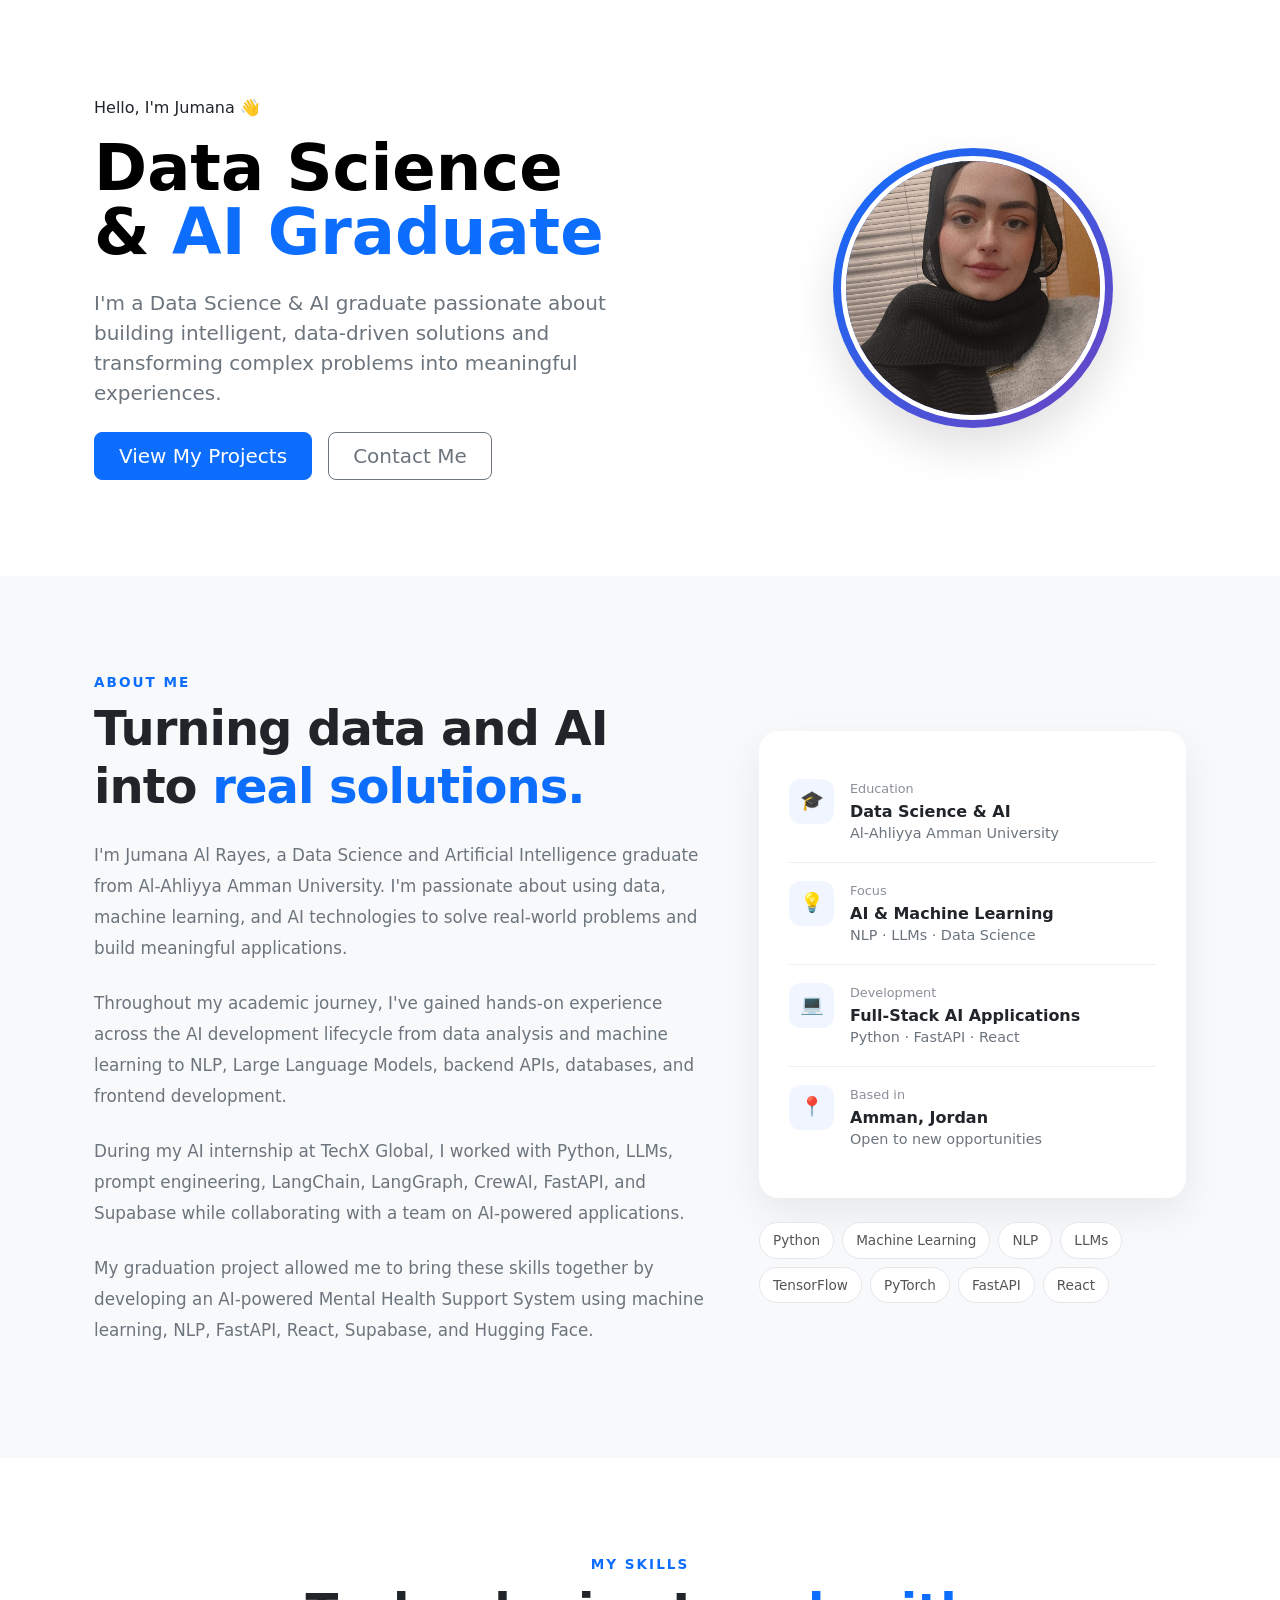
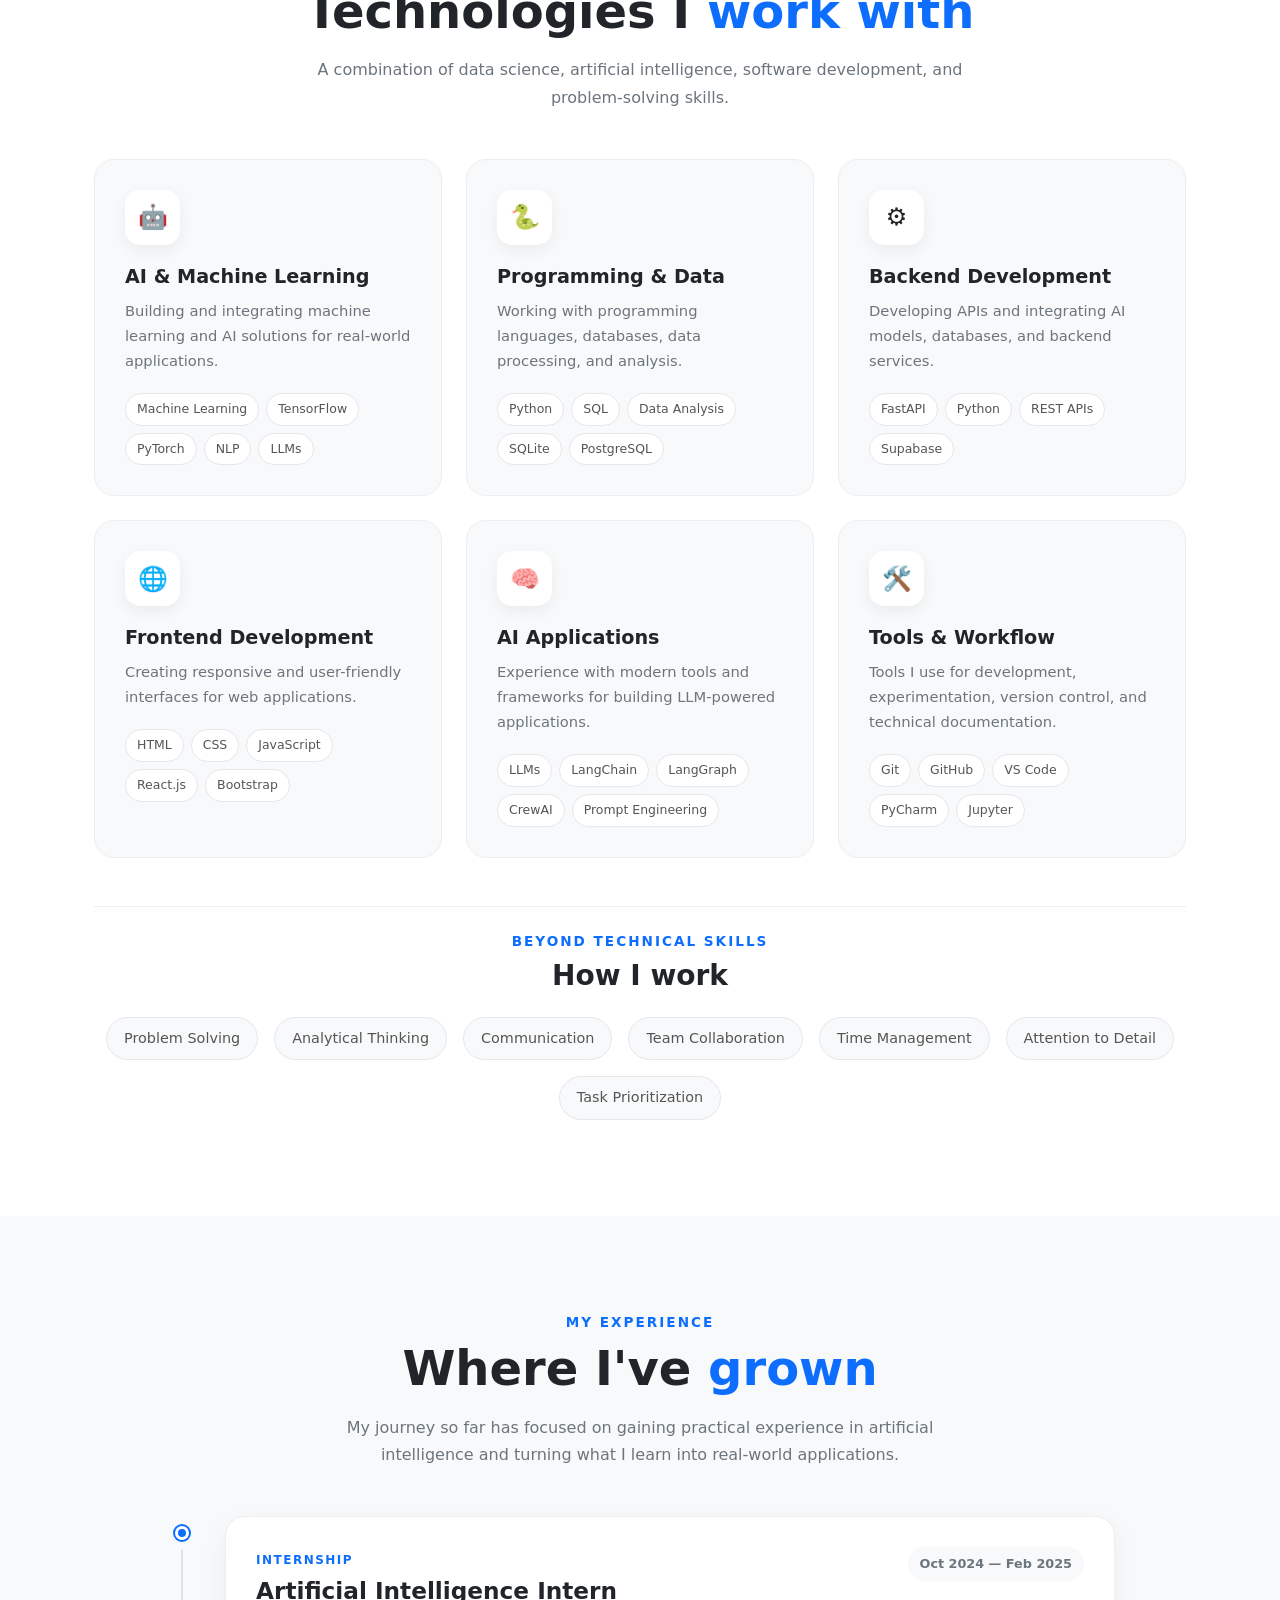
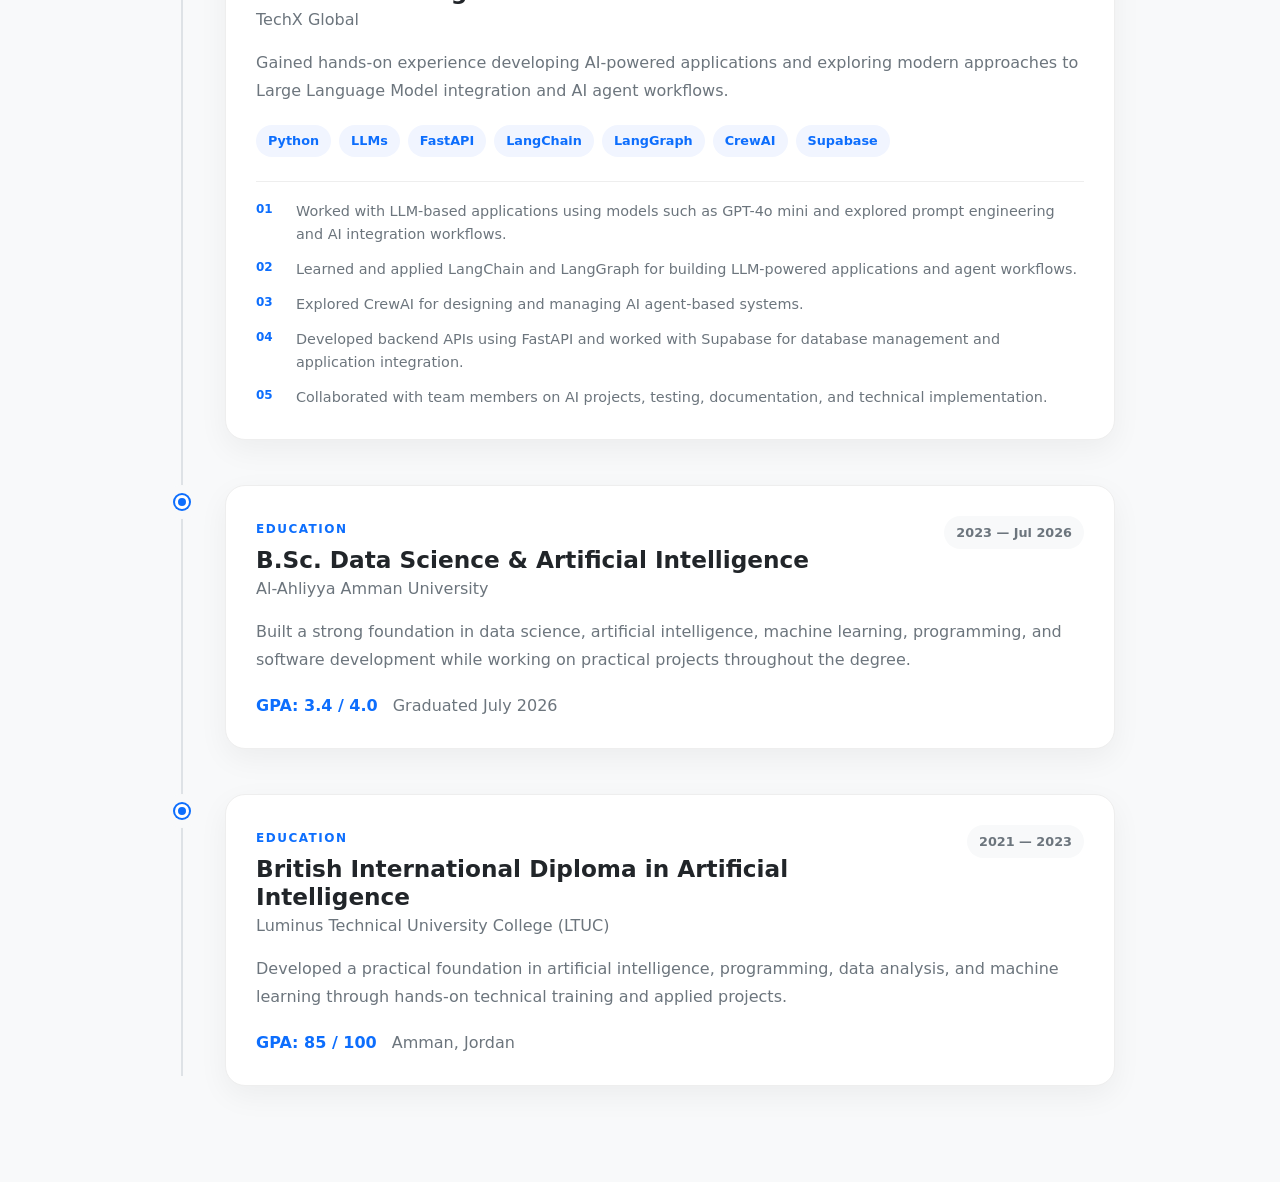
<file: index.html>
<!doctype html>
<html lang="en">

<head>
    <meta charset="UTF-8" />
    <meta name="viewport" content="width=device-width, initial-scale=1.0" />

    <title>Jumana Al Rayes | Data Science & AI</title>

    <!-- Bootstrap -->
    <link href="https://cdn.jsdelivr.net/npm/bootstrap@5.3.8/dist/css/bootstrap.min.css" rel="stylesheet"
        integrity="sha384-sRIl4kxILFvY47J16cr9ZwB07vP4J8+LH7qKQnuqkuIAvNWLzeN8tE5YBujZqJLB" crossorigin="anonymous" />

    <!-- Custom CSS -->
    <link rel="stylesheet" href="style.css" />
</head>

<body>
    <!-- ================= HERO ================= -->
    <main>
        <section id="home" class="hero-section">
            <div class="container col-xxl-10 px-4 py-5">
                <div class="row flex-lg-row-reverse align-items-center justify-content-between g-5 py-lg-5">
                    <!-- Image -->
                    <div class="col-12 col-lg-5 text-center">
                        <div class="hero-image-wrapper">
                            <img src="portfolio.jpeg" class="hero-image" alt="Jumana Al Rayes" loading="eager" />
                        </div>
                    </div>

                    <!-- Text -->
                    <div class="col-lg-6 text-center text-lg-start">
                        <p class="hero-intro mb-3">Hello, I'm Jumana 👋</p>

                        <h1 class="display-3 fw-bold text-body-emphasis lh-1 mb-4">
                            Data Science &
                            <span class="text-primary"> AI Graduate </span>
                        </h1>

                        <p class="lead text-secondary mb-4">
                            I'm a Data Science & AI graduate passionate about building
                            intelligent, data-driven solutions and transforming complex
                            problems into meaningful experiences.
                        </p>

                        <!-- Buttons -->
                        <div class="d-flex gap-3 justify-content-center justify-content-lg-start flex-wrap">
                            <a href=" https://github.com/JumanaRayees " class="btn btn-primary btn-lg px-4">
                                View My Projects
                            </a>
                            <a href="contact.html" class="btn btn-outline-secondary btn-lg px-4">
                                Contact Me
                            </a>

                        </div>
                    </div>
        </section>

        <!-- ================= ABOUT ================= -->
        <section id="about" class="about-section py-5">
            <div class="container px-4 py-5">
                <div class="row align-items-center g-5">
                    <!-- About Text -->
                    <div class="col-lg-7">
                        <p class="section-label mb-2">ABOUT ME</p>

                        <h2 class="display-5 fw-bold mb-4">
                            Turning data and AI into
                            <span class="text-primary">real solutions.</span>
                        </h2>

                        <p class="about-text mb-4">
                            I'm Jumana Al Rayes, a Data Science and Artificial Intelligence
                            graduate from Al-Ahliyya Amman University. I'm passionate about
                            using data, machine learning, and AI technologies to solve
                            real-world problems and build meaningful applications.
                        </p>

                        <p class="about-text mb-4">
                            Throughout my academic journey, I've gained hands-on experience
                            across the AI development lifecycle from data analysis and
                            machine learning to NLP, Large Language Models, backend APIs,
                            databases, and frontend development.
                        </p>

                        <p class="about-text mb-4">
                            During my AI internship at TechX Global, I worked with Python,
                            LLMs, prompt engineering, LangChain, LangGraph, CrewAI, FastAPI,
                            and Supabase while collaborating with a team on AI-powered
                            applications.
                        </p>

                        <p class="about-text">
                            My graduation project allowed me to bring these skills together
                            by developing an AI-powered Mental Health Support System using
                            machine learning, NLP, FastAPI, React, Supabase, and Hugging
                            Face.
                        </p>
                    </div>

                    <!-- About Details -->
                    <div class="col-lg-5">
                        <div class="about-card">
                            <div class="about-item">
                                <span class="about-icon">🎓</span>

                                <div>
                                    <small>Education</small>
                                    <h6>Data Science & AI</h6>
                                    <p>Al-Ahliyya Amman University</p>
                                </div>
                            </div>

                            <div class="about-item">
                                <span class="about-icon">💡</span>

                                <div>
                                    <small>Focus</small>
                                    <h6>AI & Machine Learning</h6>
                                    <p>NLP · LLMs · Data Science</p>
                                </div>
                            </div>

                            <div class="about-item">
                                <span class="about-icon">💻</span>

                                <div>
                                    <small>Development</small>
                                    <h6>Full-Stack AI Applications</h6>
                                    <p>Python · FastAPI · React</p>
                                </div>
                            </div>

                            <div class="about-item">
                                <span class="about-icon">📍</span>

                                <div>
                                    <small>Based in</small>
                                    <h6>Amman, Jordan</h6>
                                    <p>Open to new opportunities</p>
                                </div>
                            </div>
                        </div>

                        <!-- Quick Skills -->
                        <div class="quick-skills mt-4">
                            <span>Python</span>
                            <span>Machine Learning</span>
                            <span>NLP</span>
                            <span>LLMs</span>
                            <span>TensorFlow</span>
                            <span>PyTorch</span>
                            <span>FastAPI</span>
                            <span>React</span>
                        </div>
                    </div>
                </div>
            </div>
        </section>

        <!-- ================= SKILLS ================= -->
        <section id="skills" class="skills-section py-5">
            <div class="container px-4 py-5">
                <!-- Section Header -->
                <div class="text-center mb-5">
                    <p class="section-label mb-2">MY SKILLS</p>

                    <h2 class="display-5 fw-bold mb-3">
                        Technologies I <span class="text-primary">work with</span>
                    </h2>

                    <p class="text-secondary skills-intro mx-auto">
                        A combination of data science, artificial intelligence, software
                        development, and problem-solving skills.
                    </p>
                </div>

                <!-- Skills Grid -->
                <div class="row g-4">
                    <!-- AI & Machine Learning -->
                    <div class="col-md-6 col-lg-4">
                        <div class="skill-card h-100">
                            <div class="skill-icon">🤖</div>

                            <h4>AI & Machine Learning</h4>

                            <p>
                                Building and integrating machine learning and AI solutions for
                                real-world applications.
                            </p>

                            <div class="skill-tags">
                                <span>Machine Learning</span>
                                <span>TensorFlow</span>
                                <span>PyTorch</span>
                                <span>NLP</span>
                                <span>LLMs</span>
                            </div>
                        </div>
                    </div>

                    <!-- Programming & Data -->
                    <div class="col-md-6 col-lg-4">
                        <div class="skill-card h-100">
                            <div class="skill-icon">🐍</div>

                            <h4>Programming & Data</h4>

                            <p>
                                Working with programming languages, databases, data
                                processing, and analysis.
                            </p>

                            <div class="skill-tags">
                                <span>Python</span>
                                <span>SQL</span>
                                <span>Data Analysis</span>
                                <span>SQLite</span>
                                <span>PostgreSQL</span>
                            </div>
                        </div>
                    </div>

                    <!-- Backend Development -->
                    <div class="col-md-6 col-lg-4">
                        <div class="skill-card h-100">
                            <div class="skill-icon">⚙️</div>

                            <h4>Backend Development</h4>

                            <p>
                                Developing APIs and integrating AI models, databases, and
                                backend services.
                            </p>

                            <div class="skill-tags">
                                <span>FastAPI</span>
                                <span>Python</span>
                                <span>REST APIs</span>
                                <span>Supabase</span>
                            </div>
                        </div>
                    </div>

                    <!-- Frontend Development -->
                    <div class="col-md-6 col-lg-4">
                        <div class="skill-card h-100">
                            <div class="skill-icon">🌐</div>

                            <h4>Frontend Development</h4>

                            <p>
                                Creating responsive and user-friendly interfaces for web
                                applications.
                            </p>

                            <div class="skill-tags">
                                <span>HTML</span>
                                <span>CSS</span>
                                <span>JavaScript</span>
                                <span>React.js</span>
                                <span>Bootstrap</span>
                            </div>
                        </div>
                    </div>

                    <!-- AI Applications -->
                    <div class="col-md-6 col-lg-4">
                        <div class="skill-card h-100">
                            <div class="skill-icon">🧠</div>

                            <h4>AI Applications</h4>

                            <p>
                                Experience with modern tools and frameworks for building
                                LLM-powered applications.
                            </p>

                            <div class="skill-tags">
                                <span>LLMs</span>
                                <span>LangChain</span>
                                <span>LangGraph</span>
                                <span>CrewAI</span>
                                <span>Prompt Engineering</span>
                            </div>
                        </div>
                    </div>

                    <!-- Tools -->
                    <div class="col-md-6 col-lg-4">
                        <div class="skill-card h-100">
                            <div class="skill-icon">🛠️</div>

                            <h4>Tools & Workflow</h4>

                            <p>
                                Tools I use for development, experimentation, version control,
                                and technical documentation.
                            </p>

                            <div class="skill-tags">
                                <span>Git</span>
                                <span>GitHub</span>
                                <span>VS Code</span>
                                <span>PyCharm</span>
                                <span>Jupyter</span>
                            </div>
                        </div>
                    </div>
                </div>

                <!-- Soft Skills -->
                <div class="soft-skills mt-5 pt-4">
                    <div class="text-center mb-4">
                        <p class="section-label mb-2">BEYOND TECHNICAL SKILLS</p>

                        <h3 class="fw-bold">How I work</h3>
                    </div>

                    <div class="d-flex justify-content-center flex-wrap gap-3">
                        <span class="soft-skill"> Problem Solving </span>

                        <span class="soft-skill"> Analytical Thinking </span>

                        <span class="soft-skill"> Communication </span>

                        <span class="soft-skill"> Team Collaboration </span>

                        <span class="soft-skill"> Time Management </span>

                        <span class="soft-skill"> Attention to Detail </span>

                        <span class="soft-skill"> Task Prioritization </span>
                    </div>
                </div>
            </div>
        </section>

        <!-- ================= EXPERIENCE ================= -->
        <section id="experience" class="experience-section py-5">
            <div class="container px-4 py-5">
                <!-- Section Header -->
                <div class="text-center mb-5">
                    <p class="section-label mb-2">MY EXPERIENCE</p>

                    <h2 class="display-5 fw-bold mb-3">
                        Where I've <span class="text-primary">grown</span>
                    </h2>

                    <p class="text-secondary experience-intro mx-auto">
                        My journey so far has focused on gaining practical experience in
                        artificial intelligence and turning what I learn into real-world
                        applications.
                    </p>
                </div>

                <!-- Timeline -->
                <div class="experience-timeline">
                    <!-- Experience Item -->
                    <div class="experience-item">
                        <!-- Timeline marker -->
                        <div class="timeline-marker">
                            <span></span>
                        </div>

                        <!-- Content -->
                        <div class="experience-content">
                            <div class="experience-header">
                                <div>
                                    <span class="experience-type"> INTERNSHIP </span>

                                    <h3>Artificial Intelligence Intern</h3>

                                    <h5>TechX Global</h5>
                                </div>

                                <span class="experience-date"> Oct 2024 — Feb 2025 </span>
                            </div>

                            <p class="experience-description">
                                Gained hands-on experience developing AI-powered applications
                                and exploring modern approaches to Large Language Model
                                integration and AI agent workflows.
                            </p>

                            <!-- Technologies -->
                            <div class="experience-tech mb-4">
                                <span>Python</span>
                                <span>LLMs</span>
                                <span>FastAPI</span>
                                <span>LangChain</span>
                                <span>LangGraph</span>
                                <span>CrewAI</span>
                                <span>Supabase</span>
                            </div>

                            <!-- Responsibilities -->
                            <div class="experience-details">
                                <div class="experience-detail">
                                    <span>01</span>
                                    <p>
                                        Worked with LLM-based applications using models such as
                                        GPT-4o mini and explored prompt engineering and AI
                                        integration workflows.
                                    </p>
                                </div>

                                <div class="experience-detail">
                                    <span>02</span>
                                    <p>
                                        Learned and applied LangChain and LangGraph for building
                                        LLM-powered applications and agent workflows.
                                    </p>
                                </div>

                                <div class="experience-detail">
                                    <span>03</span>
                                    <p>
                                        Explored CrewAI for designing and managing AI agent-based
                                        systems.
                                    </p>
                                </div>

                                <div class="experience-detail">
                                    <span>04</span>
                                    <p>
                                        Developed backend APIs using FastAPI and worked with
                                        Supabase for database management and application
                                        integration.
                                    </p>
                                </div>

                                <div class="experience-detail">
                                    <span>05</span>
                                    <p>
                                        Collaborated with team members on AI projects, testing,
                                        documentation, and technical implementation.
                                    </p>
                                </div>
                            </div>
                        </div>
                    </div>

                    <!-- Education / Transition -->
                    <div class="experience-item experience-item-secondary">
                        <div class="timeline-marker">
                            <span></span>
                        </div>

                        <div class="experience-content">
                            <div class="experience-header">
                                <div>
                                    <span class="experience-type"> EDUCATION </span>

                                    <h3>B.Sc. Data Science & Artificial Intelligence</h3>

                                    <h5>Al-Ahliyya Amman University</h5>
                                </div>

                                <span class="experience-date"> 2023 — Jul 2026 </span>
                            </div>

                            <p class="experience-description">
                                Built a strong foundation in data science, artificial
                                intelligence, machine learning, programming, and software
                                development while working on practical projects throughout the
                                degree.
                            </p>

                            <div class="education-result">
                                <strong>GPA: 3.4 / 4.0</strong>
                                <span>Graduated July 2026</span>
                            </div>
                        </div>
                    </div>
                    <div class="experience-item experience-item-secondary">

                        <div class="timeline-marker">
                            <span></span>
                        </div>

                        <div class="experience-content">

                            <div class="experience-header">

                                <div>

                                    <span class="experience-type">
                                        EDUCATION
                                    </span>

                                    <h3>
                                        British International Diploma in Artificial Intelligence
                                    </h3>

                                    <h5>
                                        Luminus Technical University College (LTUC)
                                    </h5>

                                </div>

                                <span class="experience-date">
                                    2021 — 2023
                                </span>

                            </div>

                            <p class="experience-description">
                                Developed a practical foundation in artificial intelligence,
                                programming, data analysis, and machine learning through
                                hands-on technical training and applied projects.
                            </p>

                            <div class="education-result">

                                <strong>
                                    GPA: 85 / 100
                                </strong>

                                <span>
                                    Amman, Jordan
                                </span>

                            </div>
                        </div>
        </section>
    </main>

    <!-- ================= BOOTSTRAP JS ================= -->
    <script src="https://cdn.jsdelivr.net/npm/bootstrap@5.3.8/dist/js/bootstrap.bundle.min.js"
        integrity="sha384-FKyoEForCGlyvwx9Hj09JcYn3nv7wiPVlz7YYwJrWVcXK/BmnVDxM+D2scQbITxI"
        crossorigin="anonymous"></script>
</body>

</html>
</file>
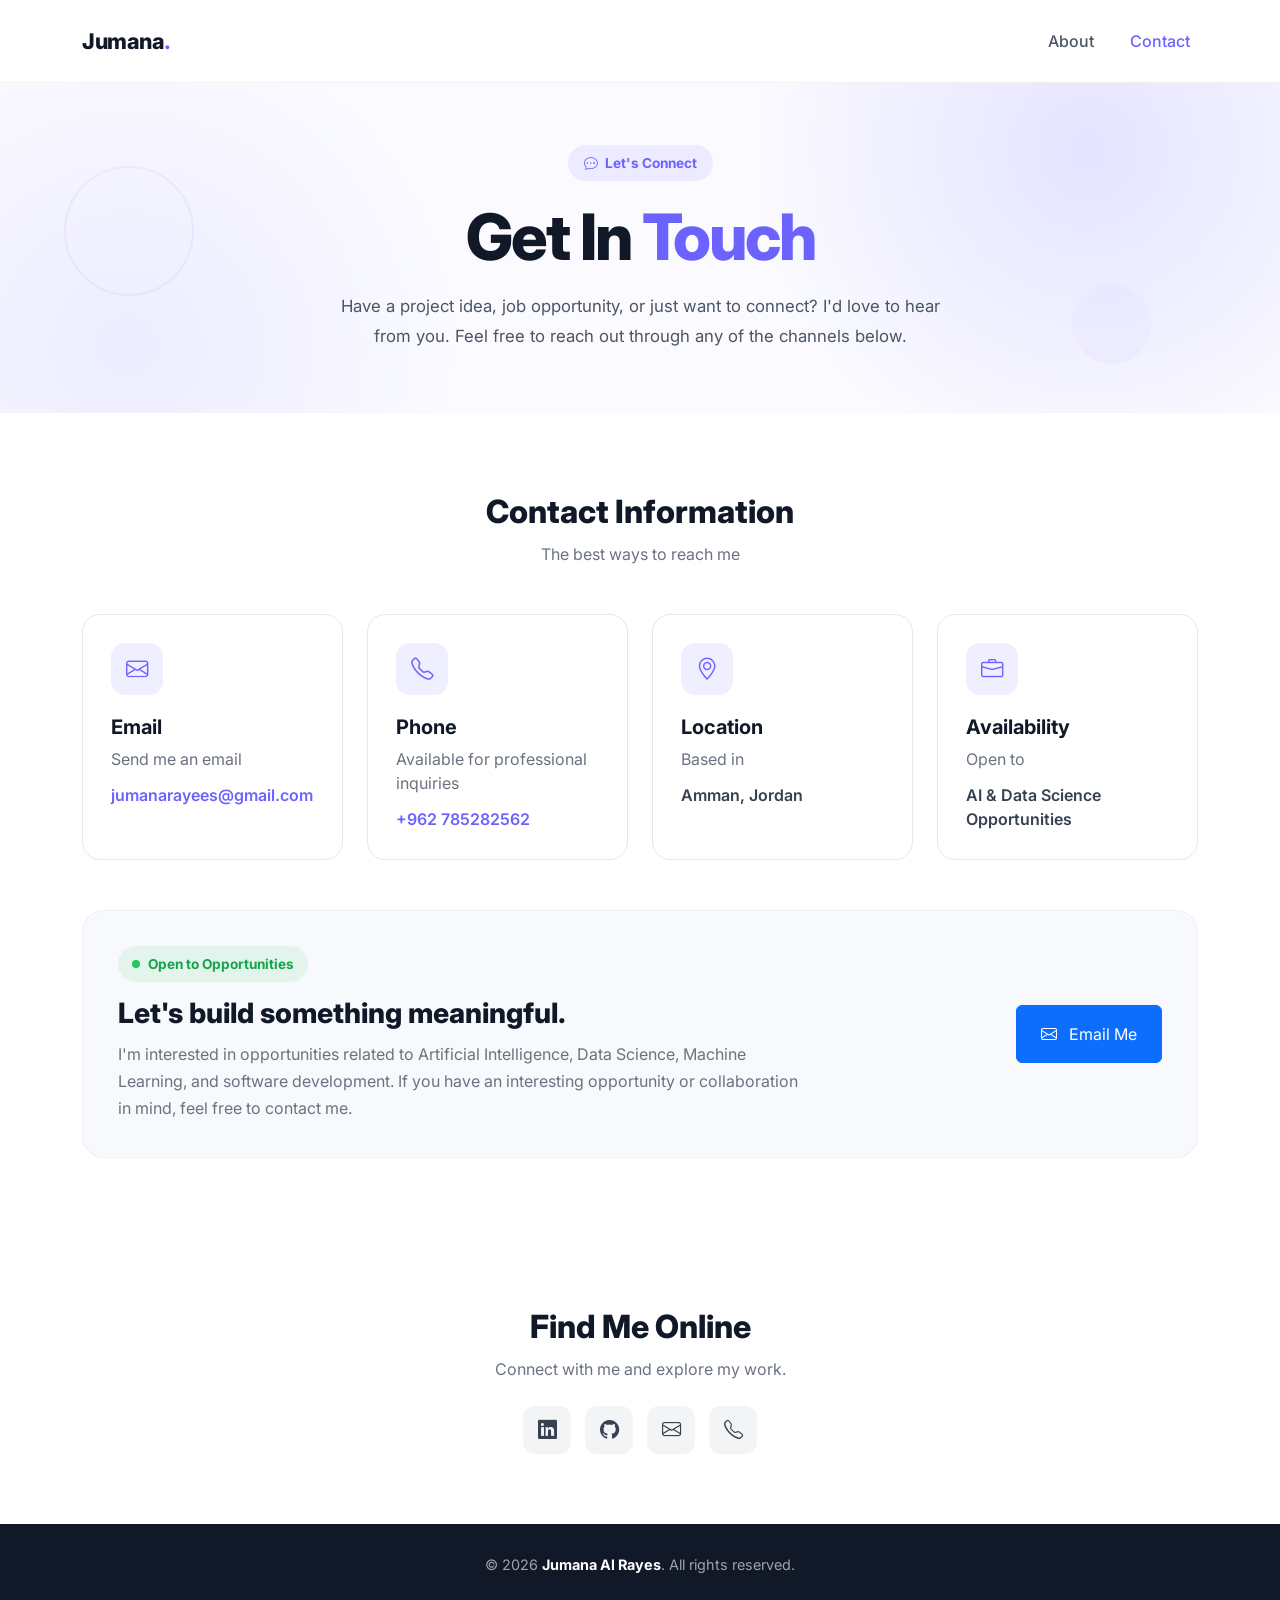
<file: contact.html>
<!doctype html>
<html lang="en">

<head>
  <meta charset="UTF-8" />
  <meta name="viewport" content="width=device-width, initial-scale=1.0" />

  <title>Contact | Jumana Al Rayes</title>

  <!-- Bootstrap -->
  <link
    href="https://cdn.jsdelivr.net/npm/bootstrap@5.3.8/dist/css/bootstrap.min.css"
    rel="stylesheet"
  />

  <!-- Bootstrap Icons -->
  <link
    rel="stylesheet"
    href="https://cdn.jsdelivr.net/npm/bootstrap-icons@1.13.1/font/bootstrap-icons.min.css"
  />

  <!-- Google Font -->
  <link
    href="https://fonts.googleapis.com/css2?family=Inter:wght@400;500;600;700;800&display=swap"
    rel="stylesheet"
  />

  <style>
    :root {
      --primary: #6c63ff;
      --secondary: #8f89ff;
      --dark: #111827;
      --text: #4b5563;
      --light: #f8f9fc;
      --border: #e5e7eb;
    }

    * {
      margin: 0;
      padding: 0;
      box-sizing: border-box;
    }

    body {
      font-family: "Inter", sans-serif;
      background: #ffffff;
      color: var(--dark);
      overflow-x: hidden;
    }

    /* ================= NAVBAR ================= */

    .navbar {
      padding: 20px 0;
      background: rgba(255, 255, 255, 0.95);
      backdrop-filter: blur(10px);
      border-bottom: 1px solid #f0f0f0;
    }

    .navbar-brand {
      font-size: 1.35rem;
      font-weight: 800;
      color: var(--dark) !important;
      letter-spacing: -0.5px;
    }

    .navbar-brand span {
      color: var(--primary);
    }

    .nav-link {
      color: #4b5563 !important;
      font-weight: 500;
      margin-left: 20px;
      transition: 0.3s ease;
    }

    .nav-link:hover,
    .nav-link.active {
      color: var(--primary) !important;
    }

    .navbar-toggler {
      border: none;
      box-shadow: none !important;
    }

    /* ================= HERO ================= */

    .contact-hero {
      min-height: 330px;
      display: flex;
      align-items: center;
      position: relative;
      overflow: hidden;

      background:
        radial-gradient(
          circle at 85% 20%,
          rgba(108, 99, 255, 0.15),
          transparent 30%
        ),
        radial-gradient(
          circle at 10% 80%,
          rgba(143, 137, 255, 0.12),
          transparent 28%
        ),
        #fafaff;
    }

    .hero-content {
      position: relative;
      z-index: 2;
      text-align: center;
      max-width: 750px;
      margin: auto;
    }

    .hero-badge {
      display: inline-block;
      padding: 8px 16px;
      border-radius: 50px;
      background: rgba(108, 99, 255, 0.1);
      color: var(--primary);
      font-size: 0.85rem;
      font-weight: 700;
      margin-bottom: 18px;
    }

    .contact-hero h1 {
      font-size: clamp(2.3rem, 5vw, 4rem);
      font-weight: 800;
      letter-spacing: -2px;
      margin-bottom: 15px;
    }

    .contact-hero h1 span {
      color: var(--primary);
    }

    .contact-hero p {
      color: var(--text);
      font-size: 1.05rem;
      line-height: 1.8;
      max-width: 620px;
      margin: auto;
    }

    /* Decorative circles */

    .circle {
      position: absolute;
      border-radius: 50%;
      opacity: 0.5;
    }

    .circle-one {
      width: 130px;
      height: 130px;
      border: 2px solid rgba(108, 99, 255, 0.15);
      left: 5%;
      top: 25%;
    }

    .circle-two {
      width: 80px;
      height: 80px;
      background: rgba(108, 99, 255, 0.07);
      right: 10%;
      bottom: 15%;
    }

    /* ================= CONTACT SECTION ================= */

    .contact-section {
      padding: 80px 0;
    }

    .section-title {
      font-size: 2rem;
      font-weight: 800;
      margin-bottom: 10px;
    }

    .section-subtitle {
      color: #6b7280;
      margin-bottom: 40px;
    }

    /* Contact Cards */

    .contact-card {
      height: 100%;
      padding: 28px;
      border: 1px solid var(--border);
      border-radius: 18px;
      background: #fff;
      transition: all 0.3s ease;
    }

    .contact-card:hover {
      transform: translateY(-5px);
      border-color: rgba(108, 99, 255, 0.35);
      box-shadow: 0 15px 40px rgba(17, 24, 39, 0.08);
    }

    .contact-icon {
      width: 52px;
      height: 52px;
      display: flex;
      align-items: center;
      justify-content: center;
      border-radius: 14px;
      background: rgba(108, 99, 255, 0.1);
      color: var(--primary);
      font-size: 1.4rem;
      margin-bottom: 20px;
    }

    .contact-card h5 {
      font-weight: 700;
      margin-bottom: 8px;
    }

    .contact-card p {
      color: #6b7280;
      margin-bottom: 12px;
    }

    .contact-card a {
      color: var(--primary);
      text-decoration: none;
      font-weight: 600;
      word-break: break-word;
    }

    .contact-card a:hover {
      text-decoration: underline;
    }

    .contact-card span {
      color: #374151;
      font-weight: 600;
    }

    /* ================= AVAILABILITY ================= */

    .availability-box {
      margin-top: 50px;
      padding: 35px;
      border-radius: 22px;
      background: var(--light);
      border: 1px solid #eef0f5;
    }

    .availability-box h3 {
      font-weight: 800;
      margin-bottom: 10px;
    }

    .availability-box p {
      color: #6b7280;
      margin-bottom: 0;
      line-height: 1.7;
    }

    .availability-status {
      display: inline-flex;
      align-items: center;
      gap: 8px;
      padding: 8px 14px;
      background: rgba(34, 197, 94, 0.1);
      color: #16a34a;
      border-radius: 50px;
      font-size: 0.85rem;
      font-weight: 700;
      margin-bottom: 15px;
    }

    .status-dot {
      width: 8px;
      height: 8px;
      background: #22c55e;
      border-radius: 50%;
    }

    /* ================= SOCIAL ================= */

    .social-section {
      text-align: center;
      padding: 70px 0;
    }

    .social-section h2 {
      font-weight: 800;
      margin-bottom: 10px;
    }

    .social-section p {
      color: #6b7280;
      margin-bottom: 25px;
    }

    .social-links {
      display: flex;
      justify-content: center;
      gap: 14px;
      flex-wrap: wrap;
    }

    .social-link {
      width: 48px;
      height: 48px;
      display: flex;
      align-items: center;
      justify-content: center;
      border-radius: 12px;
      background: #f3f4f6;
      color: #374151;
      font-size: 1.2rem;
      text-decoration: none;
      transition: 0.3s ease;
    }

    .social-link:hover {
      background: var(--primary);
      color: white;
      transform: translateY(-3px);
    }

    /* ================= FOOTER ================= */

    footer {
      background: var(--dark);
      color: #9ca3af;
      padding: 30px 0;
      text-align: center;
    }

    footer p {
      margin: 0;
      font-size: 0.9rem;
    }

    footer strong {
      color: white;
    }

    /* ================= RESPONSIVE ================= */

    @media (max-width: 768px) {

      .navbar {
        padding: 15px 0;
      }

      .nav-link {
        margin-left: 0;
        padding: 10px 0 !important;
      }

      .contact-hero {
        min-height: 300px;
      }

      .contact-section {
        padding: 55px 0;
      }

      .availability-box {
        padding: 25px;
      }
    }
  </style>
</head>

<body>

  <!-- ================= NAVBAR ================= -->

  <nav class="navbar navbar-expand-lg sticky-top">

    <div class="container">

      <a class="navbar-brand" href="index.html">
        Jumana<span>.</span>
      </a>

      <button
        class="navbar-toggler"
        type="button"
        data-bs-toggle="collapse"
        data-bs-target="#navbarNav"
        aria-controls="navbarNav"
        aria-expanded="false"
        aria-label="Toggle navigation"
      >
        <i class="bi bi-list fs-3"></i>
      </button>

      <div class="collapse navbar-collapse" id="navbarNav">

        <ul class="navbar-nav ms-auto">

          <li class="nav-item">
            <a class="nav-link" href="main.html">
              About
            </a>
          </li>
          <li class="nav-item">
            <a class="nav-link active" href="contact.html">
              Contact
            </a>
          </li>

        </ul>

      </div>

    </div>

  </nav>


  <!-- ================= HERO ================= -->

  <section class="contact-hero">

    <div class="circle circle-one"></div>
    <div class="circle circle-two"></div>

    <div class="container">

      <div class="hero-content">

        <span class="hero-badge">
          <i class="bi bi-chat-dots me-1"></i>
          Let's Connect
        </span>

        <h1>
          Get In <span>Touch</span>
        </h1>

        <p>
          Have a project idea, job opportunity, or just want to connect?
          I'd love to hear from you. Feel free to reach out through any
          of the channels below.
        </p>

      </div>

    </div>

  </section>


  <!-- ================= CONTACT INFORMATION ================= -->

  <section class="contact-section">

    <div class="container">

      <div class="text-center mb-5">

        <h2 class="section-title">
          Contact Information
        </h2>

        <p class="section-subtitle">
          The best ways to reach me
        </p>

      </div>


      <div class="row g-4">

        <!-- Email -->

        <div class="col-md-6 col-lg-3">

          <div class="contact-card">

            <div class="contact-icon">
              <i class="bi bi-envelope"></i>
            </div>

            <h5>
              Email
            </h5>

            <p>
              Send me an email
            </p>

            <a href="mailto:jumanarayees@gmail.com">
              jumanarayees@gmail.com
            </a>

          </div>

        </div>


        <!-- Phone -->

        <div class="col-md-6 col-lg-3">

          <div class="contact-card">

            <div class="contact-icon">
              <i class="bi bi-telephone"></i>
            </div>

            <h5>
              Phone
            </h5>

            <p>
              Available for professional inquiries
            </p>

            <a href="tel:+692785282562">
              +962 785282562
            </a>

          </div>

        </div>


        <!-- Location -->

        <div class="col-md-6 col-lg-3">

          <div class="contact-card">

            <div class="contact-icon">
              <i class="bi bi-geo-alt"></i>
            </div>

            <h5>
              Location
            </h5>

            <p>
              Based in
            </p>

            <span>
              Amman, Jordan
            </span>

          </div>

        </div>


        <!-- Availability -->

        <div class="col-md-6 col-lg-3">

          <div class="contact-card">

            <div class="contact-icon">
              <i class="bi bi-briefcase"></i>
            </div>

            <h5>
              Availability
            </h5>

            <p>
              Open to
            </p>

            <span>
              AI & Data Science Opportunities
            </span>

          </div>

        </div>

      </div>


      <!-- ================= AVAILABILITY MESSAGE ================= -->

      <div class="availability-box">

        <div class="row align-items-center">

          <div class="col-lg-8">

            <div class="availability-status">

              <span class="status-dot"></span>

              Open to Opportunities

            </div>

            <h3>
              Let's build something meaningful.
            </h3>

            <p>
              I'm interested in opportunities related to Artificial
              Intelligence, Data Science, Machine Learning, and
              software development. If you have an interesting
              opportunity or collaboration in mind, feel free to
              contact me.
            </p>

          </div>

          <div class="col-lg-4 text-lg-end mt-4 mt-lg-0">

            <a
              href="mailto:jumanarayees@gmail.com"
              class="btn btn-primary px-4 py-3"
            >
              <i class="bi bi-envelope me-2"></i>
              Email Me
            </a>

          </div>

        </div>

      </div>

    </div>

  </section>


  <!-- ================= SOCIAL ================= -->

  <section class="social-section">

    <div class="container">

      <h2>
        Find Me Online
      </h2>

      <p>
        Connect with me and explore my work.
      </p>

      <div class="social-links">

        <!-- LinkedIn -->

        <a
          href="https://www.linkedin.com/in/jumana-al-rayes-068480249"
          target="_blank"
          rel="noopener noreferrer"
          class="social-link"
          aria-label="LinkedIn"
        >
          <i class="bi bi-linkedin"></i>
        </a>


        <!-- GitHub -->

        <a
          href="https://github.com/JumanaRayees"
          target="_blank"
          rel="noopener noreferrer"
          class="social-link"
          aria-label="GitHub"
        >
          <i class="bi bi-github"></i>
        </a>


        <!-- Email -->

        <a
          href="mailto:jumanarayees@gmail.com"
          class="social-link"
          aria-label="Email"
        >
          <i class="bi bi-envelope"></i>
        </a>


        <!-- Phone -->

        <a
          href="tel:+962 785282562"
          class="social-link"
          aria-label="Phone"
        >
          <i class="bi bi-telephone"></i>
        </a>

      </div>

    </div>

  </section>


  <!-- ================= FOOTER ================= -->

  <footer>

    <div class="container">

      <p>
        © 2026 <strong>Jumana Al Rayes</strong>.
        All rights reserved.
      </p>

    </div>

  </footer>


  <!-- Bootstrap JS -->

  <script
    src="https://cdn.jsdelivr.net/npm/bootstrap@5.3.8/dist/js/bootstrap.bundle.min.js"
  ></script>

</body>

</html>
</file>
<file: style.css>
.elsie-regular {
  font-family: "Elsie", serif;
  font-weight: 400;
  font-style: normal;
}

.elsie-black {
  font-family: "Elsie", serif;
  font-weight: 900;
  font-style: normal;
}

  .hero-image-wrapper {
    width: 280px;
    height: 280px;
    margin: 0 auto;
    padding: 8px;
    border-radius: 50%;
    background: linear-gradient(135deg, #0d6efd, #6f42c1);
    box-shadow: 0 20px 45px rgba(0, 0, 0, 0.12);
  }

  .hero-image {
    width: 100%;
    height: 100%;
    object-fit: cover;
    border-radius: 50%;
    border: 5px solid white;
  }

  @media (max-width: 991.98px) {
    .hero-image-wrapper {
      width: 230px;
      height: 230px;
    }
  }

  @media (max-width: 575.98px) {
    .hero-image-wrapper {
      width: 190px;
      height: 190px;
    }
  }

  
/* =========================
   ABOUT SECTION
========================= */

.about-section {
  background: #f8f9fa;
}

.section-label {
  color: var(--bs-primary);
  font-size: 0.85rem;
  font-weight: 700;
  letter-spacing: 2px;
}

.about-section h2 {
  max-width: 650px;
  letter-spacing: -1px;
}

.about-text {
  max-width: 700px;
  color: #6c757d;
  font-size: 1.05rem;
  line-height: 1.85;
}


/* =========================
   ABOUT CARD
========================= */

.about-card {
  background: #ffffff;
  padding: 30px;
  border-radius: 20px;

  box-shadow:
    0 15px 40px rgba(0, 0, 0, 0.07);
}

.about-item {
  display: flex;
  align-items: flex-start;
  gap: 16px;
  padding: 18px 0;
}

.about-item:not(:last-child) {
  border-bottom: 1px solid #eeeeee;
}

.about-icon {
  width: 45px;
  height: 45px;

  display: flex;
  align-items: center;
  justify-content: center;

  background: #f1f5ff;
  border-radius: 12px;

  font-size: 1.2rem;
  flex-shrink: 0;
}

.about-item small {
  display: block;
  color: #8a8f98;
  font-size: 0.8rem;
  margin-bottom: 3px;
}

.about-item h6 {
  margin-bottom: 2px;
  font-weight: 700;
}

.about-item p {
  margin: 0;
  color: #6c757d;
  font-size: 0.9rem;
}


/* =========================
   QUICK SKILLS
========================= */

.quick-skills {
  display: flex;
  flex-wrap: wrap;
  gap: 8px;
}

.quick-skills span {
  padding: 7px 13px;

  background: #ffffff;
  border: 1px solid #e5e7eb;
  border-radius: 50px;

  color: #555;
  font-size: 0.85rem;
  font-weight: 500;

  transition: all 0.2s ease;
}

.quick-skills span:hover {
  border-color: var(--bs-primary);
  color: var(--bs-primary);
  transform: translateY(-2px);
}


/* =========================
   MOBILE
========================= */

@media (max-width: 991.98px) {

  .about-section {
    text-align: center;
  }

  .about-text {
    margin-left: auto;
    margin-right: auto;
  }

  .about-card {
    text-align: left;
  }

  .quick-skills {
    justify-content: center;
  }

}


/* =========================
   SKILLS SECTION
========================= */

.skills-section {
  background: #ffffff;
}

.skills-intro {
  max-width: 650px;
  line-height: 1.7;
}


/* =========================
   SKILL CARDS
========================= */

.skill-card {
  padding: 30px;
  background: #f8f9fa;

  border: 1px solid #eeeeee;
  border-radius: 20px;

  transition:
    transform 0.25s ease,
    box-shadow 0.25s ease,
    border-color 0.25s ease;
}

.skill-card:hover {
  transform: translateY(-6px);

  border-color: rgba(13, 110, 253, 0.25);

  box-shadow:
    0 15px 35px rgba(0, 0, 0, 0.08);
}


/* Icon */

.skill-icon {
  width: 55px;
  height: 55px;

  display: flex;
  align-items: center;
  justify-content: center;

  margin-bottom: 20px;

  background: #ffffff;
  border-radius: 15px;

  font-size: 1.5rem;

  box-shadow:
    0 5px 15px rgba(0, 0, 0, 0.06);
}


/* Card text */

.skill-card h4 {
  font-size: 1.2rem;
  font-weight: 700;
  margin-bottom: 10px;
}

.skill-card p {
  color: #6c757d;
  font-size: 0.92rem;
  line-height: 1.7;
  margin-bottom: 20px;
}


/* =========================
   SKILL TAGS
========================= */

.skill-tags {
  display: flex;
  flex-wrap: wrap;
  gap: 7px;
}

.skill-tags span {
  padding: 6px 11px;

  background: #ffffff;
  border: 1px solid #e5e7eb;

  border-radius: 50px;

  color: #555;
  font-size: 0.78rem;
  font-weight: 500;
}


/* =========================
   SOFT SKILLS
========================= */

.soft-skills {
  border-top: 1px solid #eeeeee;
}

.soft-skill {
  padding: 10px 17px;

  background: #f8f9fa;
  border: 1px solid #e5e7eb;

  border-radius: 50px;

  color: #555;
  font-size: 0.9rem;
  font-weight: 500;

  transition: all 0.2s ease;
}

.soft-skill:hover {
  color: var(--bs-primary);
  border-color: var(--bs-primary);
  transform: translateY(-2px);
}


/* =========================
   EXPERIENCE SECTION
========================= */

.experience-section {
  background: #f8f9fa;
}

.experience-intro {
  max-width: 650px;
  line-height: 1.7;
}


/* =========================
   TIMELINE
========================= */

.experience-timeline {
  position: relative;
  max-width: 950px;
  margin: 0 auto;
}

.experience-timeline::before {
  content: "";

  position: absolute;

  top: 10px;
  bottom: 10px;
  left: 16px;

  width: 2px;

  background: #dee2e6;
}


/* =========================
   EXPERIENCE ITEM
========================= */

.experience-item {
  position: relative;

  display: grid;
  grid-template-columns: 35px 1fr;

  gap: 25px;

  margin-bottom: 45px;
}

.experience-item:last-child {
  margin-bottom: 0;
}


/* =========================
   TIMELINE MARKER
========================= */

.timeline-marker {
  position: relative;
  z-index: 2;

  width: 34px;
  height: 34px;

  display: flex;
  align-items: center;
  justify-content: center;

  background: #f8f9fa;
  border-radius: 50%;
}

.timeline-marker span {
  width: 14px;
  height: 14px;

  background: var(--bs-primary);

  border: 3px solid #ffffff;

  border-radius: 50%;

  box-shadow:
    0 0 0 2px var(--bs-primary);
}


/* =========================
   EXPERIENCE CARD
========================= */

.experience-content {
  background: #ffffff;

  padding: 30px;

  border: 1px solid #eeeeee;
  border-radius: 20px;

  box-shadow:
    0 10px 30px rgba(0, 0, 0, 0.05);

  transition:
    transform 0.25s ease,
    box-shadow 0.25s ease;
}

.experience-content:hover {
  transform: translateY(-4px);

  box-shadow:
    0 15px 35px rgba(0, 0, 0, 0.08);
}


/* =========================
   HEADER
========================= */

.experience-header {
  display: flex;
  justify-content: space-between;
  align-items: flex-start;

  gap: 20px;

  margin-bottom: 20px;
}

.experience-type {
  display: inline-block;

  margin-bottom: 8px;

  color: var(--bs-primary);

  font-size: 0.75rem;
  font-weight: 700;

  letter-spacing: 1.5px;
}

.experience-header h3 {
  margin-bottom: 5px;

  font-size: 1.45rem;
  font-weight: 700;
}

.experience-header h5 {
  margin: 0;

  color: #6c757d;

  font-size: 1rem;
  font-weight: 500;
}

.experience-date {
  white-space: nowrap;

  padding: 7px 12px;

  background: #f8f9fa;

  border-radius: 50px;

  color: #6c757d;

  font-size: 0.8rem;
  font-weight: 600;
}


/* =========================
   DESCRIPTION
========================= */

.experience-description {
  color: #6c757d;

  line-height: 1.75;

  margin-bottom: 20px;
}


/* =========================
   TECHNOLOGY TAGS
========================= */

.experience-tech {
  display: flex;
  flex-wrap: wrap;
  gap: 8px;
}

.experience-tech span {
  padding: 6px 12px;

  background: #f1f5ff;

  border-radius: 50px;

  color: var(--bs-primary);

  font-size: 0.8rem;
  font-weight: 600;
}


/* =========================
   EXPERIENCE DETAILS
========================= */

.experience-details {
  border-top: 1px solid #eeeeee;

  padding-top: 18px;
}

.experience-detail {
  display: flex;

  gap: 15px;

  margin-bottom: 12px;
}

.experience-detail:last-child {
  margin-bottom: 0;
}

.experience-detail span {
  min-width: 25px;

  color: var(--bs-primary);

  font-size: 0.75rem;
  font-weight: 700;
}

.experience-detail p {
  margin: 0;

  color: #6c757d;

  font-size: 0.9rem;
  line-height: 1.6;
}


/* =========================
   EDUCATION
========================= */

.experience-item-secondary
.experience-content {
  background: #ffffff;
}

.education-result {
  display: flex;

  gap: 15px;

  flex-wrap: wrap;
}

.education-result strong {
  color: var(--bs-primary);
}

.education-result span {
  color: #6c757d;
}


/* =========================
   MOBILE
========================= */

@media (max-width: 767.98px) {

  .experience-timeline::before {
    left: 11px;
  }

  .experience-item {
    grid-template-columns: 25px 1fr;
    gap: 15px;
  }

  .timeline-marker {
    width: 25px;
    height: 25px;
  }

  .timeline-marker span {
    width: 11px;
    height: 11px;
  }

  .experience-content {
    padding: 22px;
  }

  .experience-header {
    flex-direction: column;
    gap: 12px;
  }

  .experience-date {
    align-self: flex-start;
  }

  .experience-header h3 {
    font-size: 1.2rem;
  }

}
</file>
